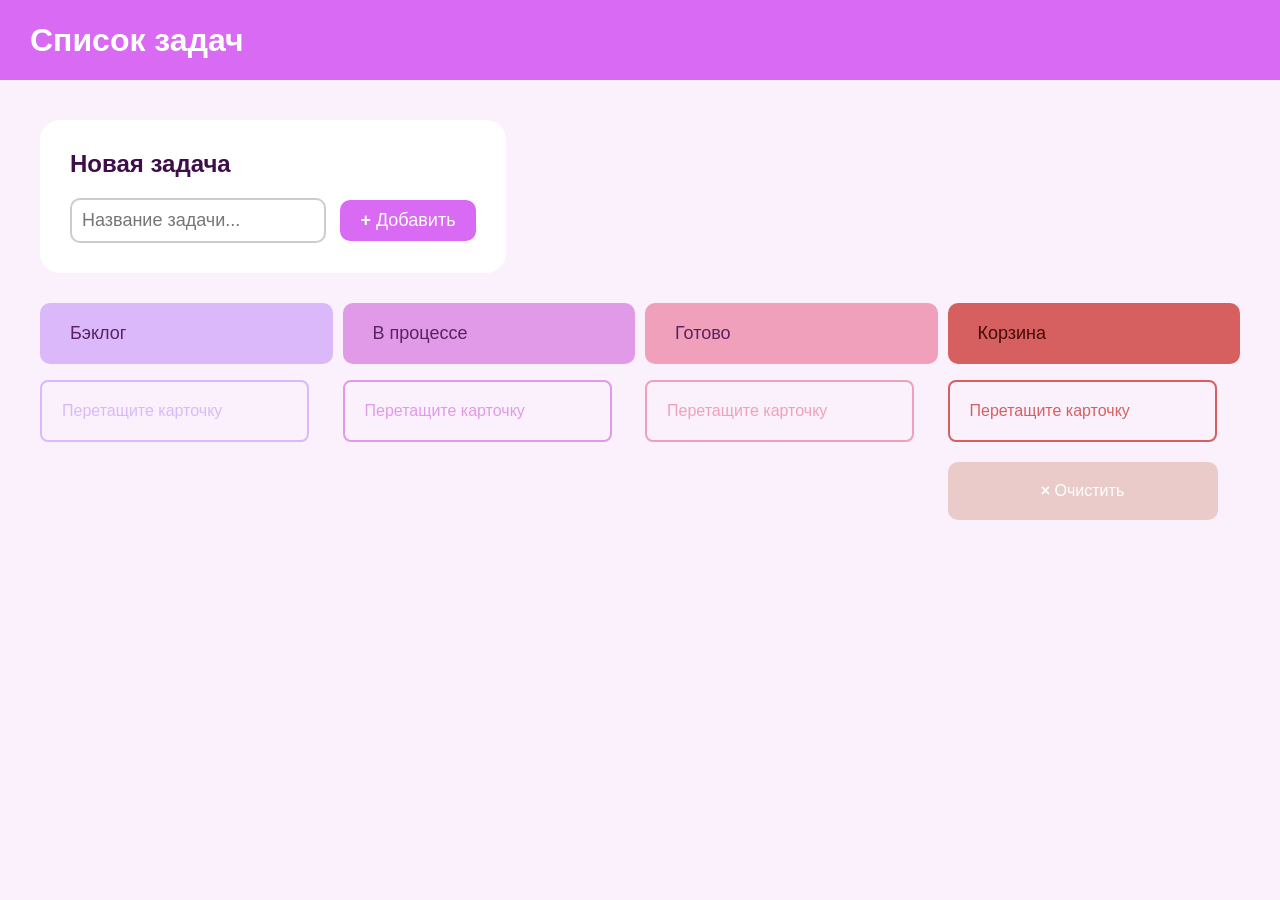
<file: index.html>
<!DOCTYPE html>
<html lang="ru">
<head>
    <meta charset="UTF-8">
    <meta name="viewport" content="width=device-width, initial-scale=1.0">
    <link rel="stylesheet" href="styles/styles.css">
    <link rel="stylesheet" href="styles/normalize.css">
    <title>Список задач</title>
</head>
<body class="app">
	<main class="app__main">
        <div class="app_body">
            <section class="new-task-panel">

            </section>
            <section class="task-board">
                
            </section>
        </div>
    </main>
    <script src="src/main.js" type="module"></script>
</body>
</html>
</file>
<file: styles/styles.css>
header {
  width: 100%;
  height: 80px;
  background-color: #d86af3;
  padding: 0 30px;
  display: flex;
  align-items: center;
  justify-content: space-between;
  box-sizing: border-box;
  color: white;
}

main {
  margin: 40px;
}

.new-task-panel {
  padding: 30px;
  background-color: white;
  border-radius: 20px;
  display: inline-flex;
  flex-direction: column;
  gap: 20px;
}

.new-task-panel h2 {
  color: #3d0e49;
}

.new-task-panel input {
  font-size: 18px;
  padding: 10px;
  border: 2px solid #ccc;
  border-radius: 10px;
}

.add-button {
  margin-left: 10px;
  font-size: 18px;
  color: white;
  border-radius: 10px;
  background-color: #d86af3;
  padding: 10px 20px;
  border: none;
}

.add-button:hover {
  background-color: #f5ccff;
  color: #3d0e49;
  cursor: pointer;
  transition: 0.2s;
}

.board {
  display: grid;
  grid-template-columns: repeat(auto-fit, minmax(150px, 1fr));
  gap: 10px;
  max-width: 1400px;
  margin-top: 30px;
  min-width: 100px;
  min-height: 100px;
}

.no-tasks {
  margin: 0px auto;
  color: #9e2abb;
  font-size: 20px;
}

.task-type {
  font-size: 18px;
  padding: 20px 30px;
  justify-self: start;
  border-radius: 10px;
}

.tasks-column-backlog .task-type {
  background-color: #dab8fa;
  color: #5b2161;
}

.tasks-column-processing .task-type {
  background-color: #e19ae7;
  color: #5b2161;
}

.tasks-column-done .task-type {
  background-color: #f0a0ba;
  color: #5b2161;
}

.tasks-column-bin .task-type {
  background-color: #d66060;
  color: #470a0a;
}

.task__body p {
  margin: 0;
}

.task-list {
  list-style: none;
  padding-left: 0;
}

.task-list .task-li {
  max-width: 225px;
  font-size: 16px;
  background-color: white;
  border-radius: 8px;
  padding: 20px;
  margin-bottom: 10px;
}

.task-li.backlog {
  border-left: 5px solid #dab8fa;
}

.task-li.processing {
  border-left: 5px solid #e19ae7;
}

.task-li.done {
  border-left: 5px solid #f0a0ba;
}

.task-li.bin {
  border-left: 5px solid #d66060;
}

.task-list .empty-task {
  max-width: 225px;
  font-size: 16px;
  border-radius: 8px;
  padding: 20px;
  margin-bottom: 10px;
}

.empty-task.backlog {
  color: #dab8fa;
  border: 2px solid #dab8fa;
}

.empty-task.processing {
  color: #e19ae7;
  border: 2px solid #e19ae7;
}

.empty-task.done {
  color: #f0a0ba;
  border: 2px solid #f0a0ba;
}

.empty-task.bin {
  color: #d66060;
  border: 2px solid #d66060;
}

.task__input,
.task__edit {
  display: none;
}

.clear-button {
  background-color: #882727;
  color: white;
  font-size: 16px;
  border-radius: 10px;
  margin-top: 10px;
  padding: 20px;
  border: none;
  width: 100%;
  max-width: 270px;
}

.clear-button:hover {
  background-color: #ebcaca;
  color: #882727;
  cursor: pointer;
  transition: 0.2s;
}

.clear-button:disabled {
  background-color: #ebcaca;
  color: white;
  cursor: default
}
</file>
